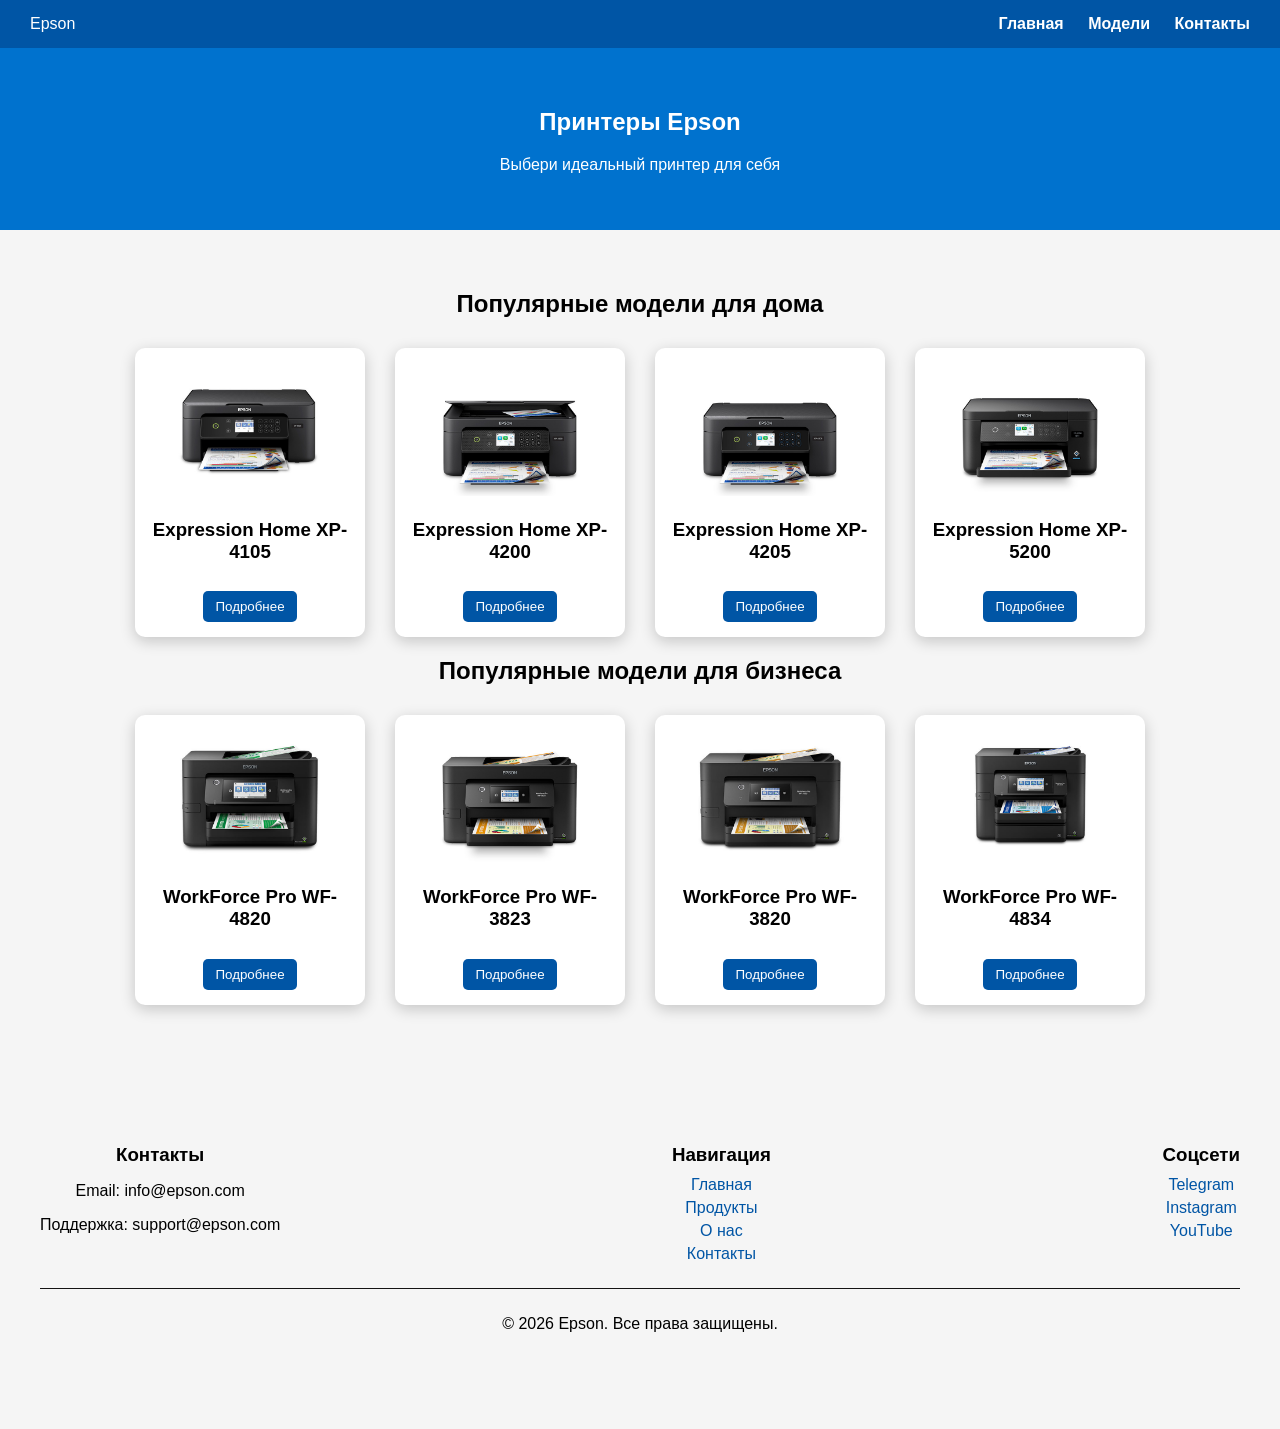
<file: index.html>
<!DOCTYPE html>
<html lang="ru">
<head>
    <meta charset="UTF-8">
    <meta http-equiv="refresh" content="0; url=HTML/main.html">
    <title>Redirect</title>
</head>
<body>
    Если не перекинуло автоматически — <a href="HTML/main.html">нажми сюда</a>
</body>
</html>
</file>
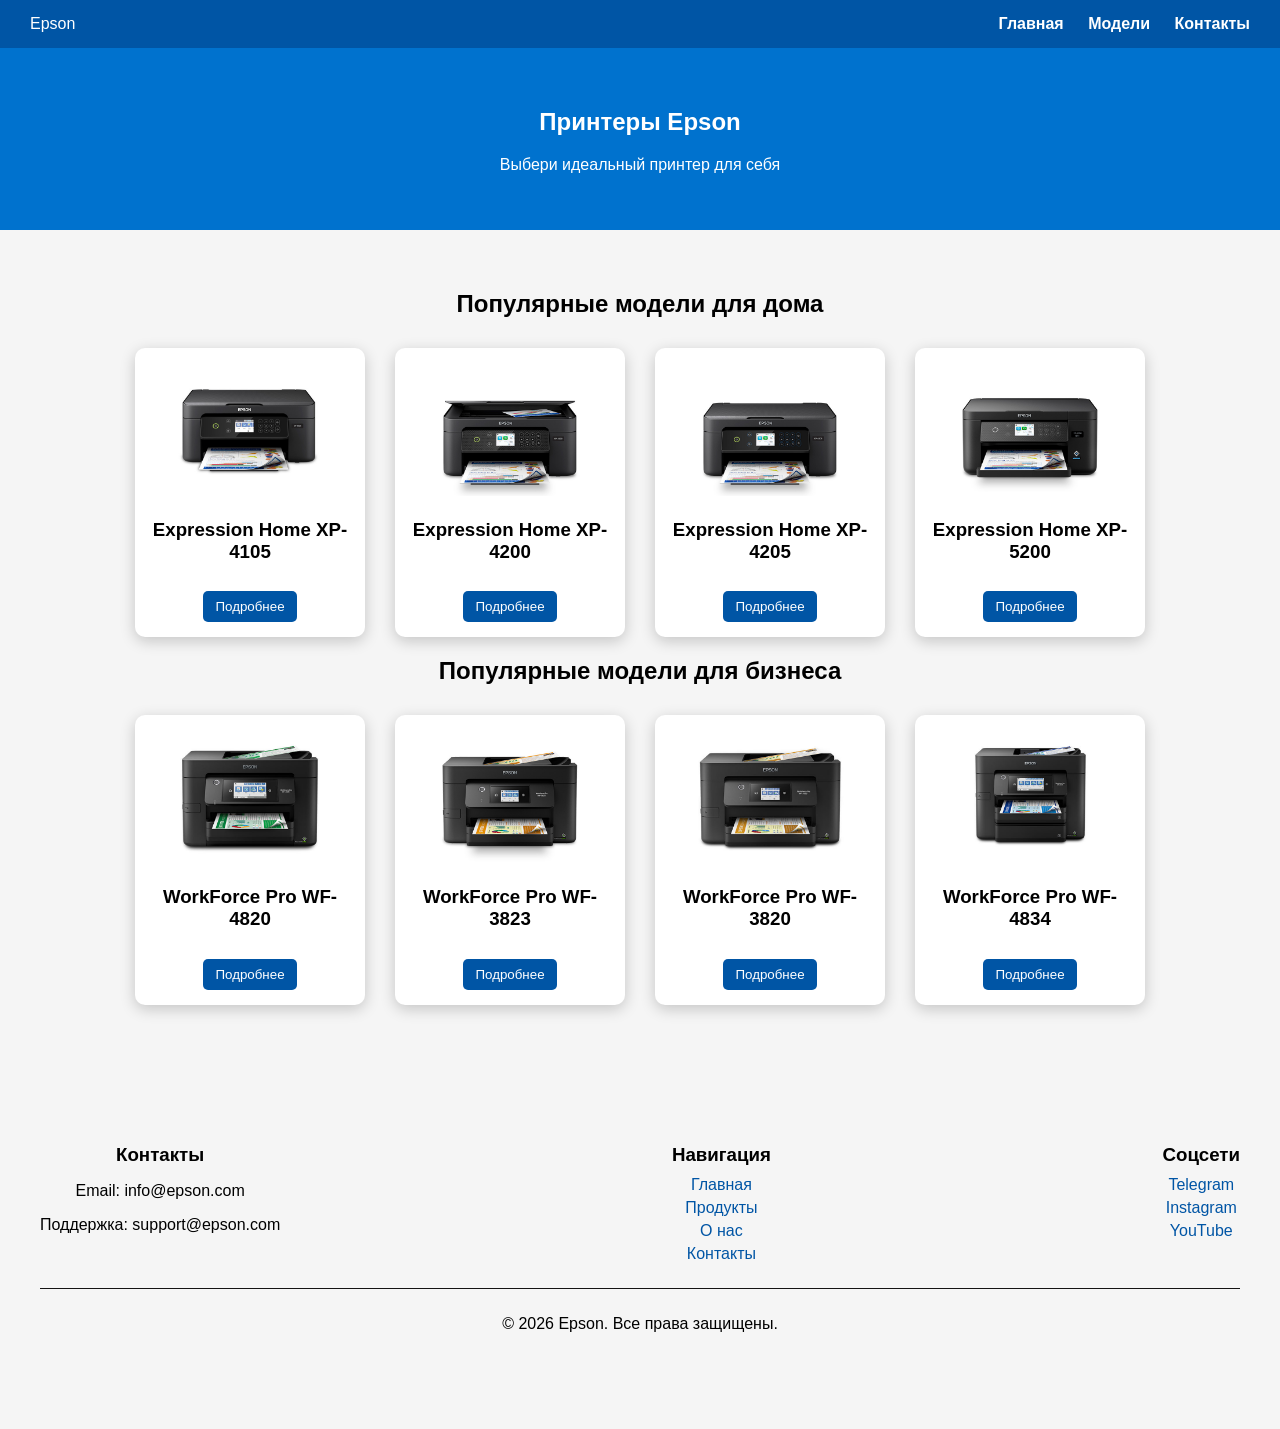
<file: HTML/index.html>
<!DOCTYPE html>
<html lang="ru">
<head>
<meta charset="UTF-8">
<meta name="viewport" content="width=device-width, initial-scale=1.0">
<title>Epson Принтеры</title>
<link rel="stylesheet" href="../style/style.css">
</head>
<body>
<header>
  <div class="logo">Epson</div>
  <nav>
    <a href="index.html">Главная</a>
    <a href="model.html">Модели</a>
    <a href="">Контакты</a>
  </nav>
</header>

<section class="section hero">
  <h1>Принтеры Epson</h1>
  <p>Выбери идеальный принтер для себя</p>
</section>

<section class="section models">
  <h2>Популярные модели для дома</h2>
  <div class="cards">
    <div class="card" data-model="XP-4105">
      <img src="../img/home/XP-4105/XP-4105.jpg" >
      <h3>Expression Home XP-4105</h3>
      <button class="btn-details">Подробнее</button>
    </div>
    <div class="card" data-model="XP-4200">
      <img src="../img/home/XP-4200/XP-4200.jpg" >
      <h3>Expression Home XP-4200</h3>
      <button class="btn-details">Подробнее</button>
    </div>
    <div class="card" data-model="XP-4205">
      <img src="../img/home/XP-4205/XP-4205.jpg" >
      <h3>Expression Home XP-4205</h3>
      <button class="btn-details">Подробнее</button>
    </div>
    <div class="card" data-model="XP-5200">
      <img src="../img/home/XP-5200/XP-5200.jpg" >
      <h3>Expression Home XP-5200</h3>
      <button class="btn-details">Подробнее</button>
    </div>
  </div>
  </div>

  <h2>Популярные модели для бизнеса</h2>
  <div class="cards">
    <div class="card" data-model="WF-4820">
      <img src="../img/pro/WF-4820/WF-4820.jpg" >
      <h3>WorkForce Pro WF-4820 </h3>
      <button class="btn-details">Подробнее</button>
    </div>
    <div class="card" data-model="WF-3823">
      <img src="../img/pro/WF-3823/WF-3823.jpg" >
      <h3>WorkForce Pro WF-3823</h3>
      <button class="btn-details">Подробнее</button>
    </div>
    <div class="card" data-model="WF-3820">
      <img src="../img/pro/WF-3820/WF-3820.jpg" >
      <h3>WorkForce Pro WF-3820 </h3>
      <button class="btn-details">Подробнее</button>
    </div>
    <div class="card" data-model="WF-4834">
      <img src="../img/pro/WF-4834/WF-4834.jpg" >
      <h3>WorkForce Pro WF-4834 </h3>
      <button class="btn-details">Подробнее</button>
    </div>
  </div>
  <section id="models" class="section models">
  </div>
</section>

<!-- Модальное окно -->
<div id="modal" class="modal">
  <div class="modal-content">
    <span class="close">&times;</span>
    <h3 id="modalTitle"></h3>
    <p id="modalDesc"></p>
    <a id="goToPage" href="#">Перейти на страницу принтера</a>
  </div>
</div>


<footer class="footer">
  <div class="footer-container">

    <div class="footer-column">
      <h3>Контакты</h3>
      <p>Email: info@epson.com</p>
      <p>Поддержка: support@epson.com</p>
    </div>

    <div class="footer-column">
      <h3>Навигация</h3>
      <a href="#home">Главная</a>
      <a href="#products">Продукты</a>
      <a href="#about">О нас</a>
      <a href="#contacts">Контакты</a>
    </div>

    <div class="footer-column">
      <h3>Соцсети</h3>
      <a href="#">Telegram</a>
      <a href="#">Instagram</a>
      <a href="#">YouTube</a>
    </div>

  </div>

  <div class="footer-bottom">
    <p>© 2026 Epson. Все права защищены.</p>
  </div>
</footer>



<script src="../JS/printers.js"></script>
<script src="../JS/script.js"></script>
</body>
</html>
</file>
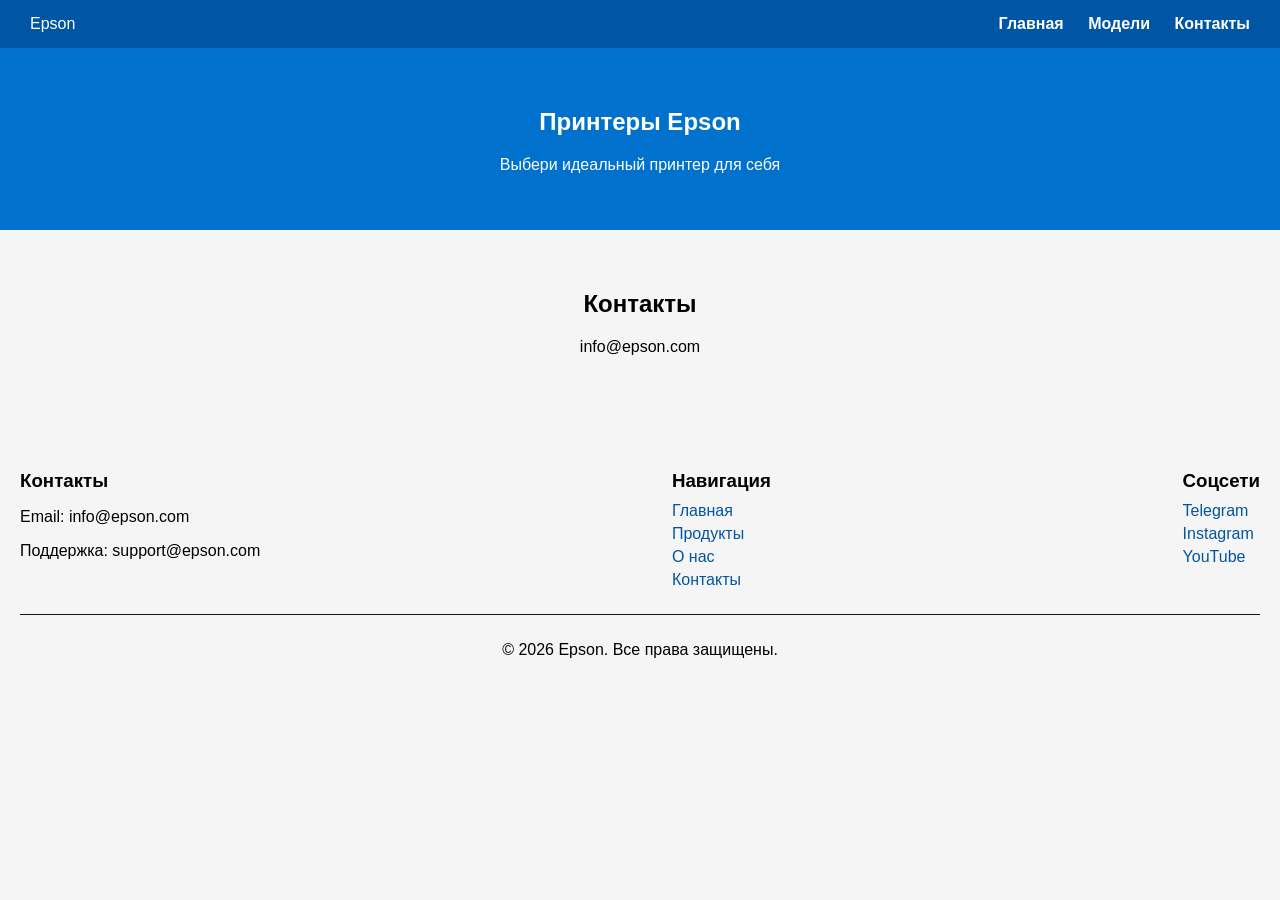
<file: HTML/compare.html>
<!DOCTYPE html>
<html lang="ru">
<head>
<meta charset="UTF-8">
<meta name="viewport" content="width=device-width, initial-scale=1.0">
<title>Epson Принтеры</title>
<link rel="stylesheet" href="../style/style.css">
</head>
<body>
<header>
  <div class="logo">Epson</div>
  <nav>
    <a href="main.html">Главная</a>
    <a href="model.html">Модели</a>
    <a href="">Контакты</a>
  </nav>
</header>

<section class="section hero">
  <h1>Принтеры Epson</h1>
  <p>Выбери идеальный принтер для себя</p>
</section>



<section  class="section contacts">
  <h2>Контакты</h2>
  <p>info@epson.com</p>
</section>
<footer class="footer">
  <div class="footer-container">

    <div class="footer-column">
      <h3>Контакты</h3>
      <p>Email: info@epson.com</p>
      <p>Поддержка: support@epson.com</p>
    </div>

    <div class="footer-column">
      <h3>Навигация</h3>
      <a href="#home">Главная</a>
      <a href="#products">Продукты</a>
      <a href="#about">О нас</a>
      <a href="#contacts">Контакты</a>
    </div>

    <div class="footer-column">
      <h3>Соцсети</h3>
      <a href="#">Telegram</a>
      <a href="#">Instagram</a>
      <a href="#">YouTube</a>
    </div>

  </div>

  <div class="footer-bottom">
    <p>© 2026 Epson. Все права защищены.</p>
  </div>
</footer>


<script src="../JS/printers.js"></script>
<script src="../JS/script.js"></script>
</body>
</html>
</file>
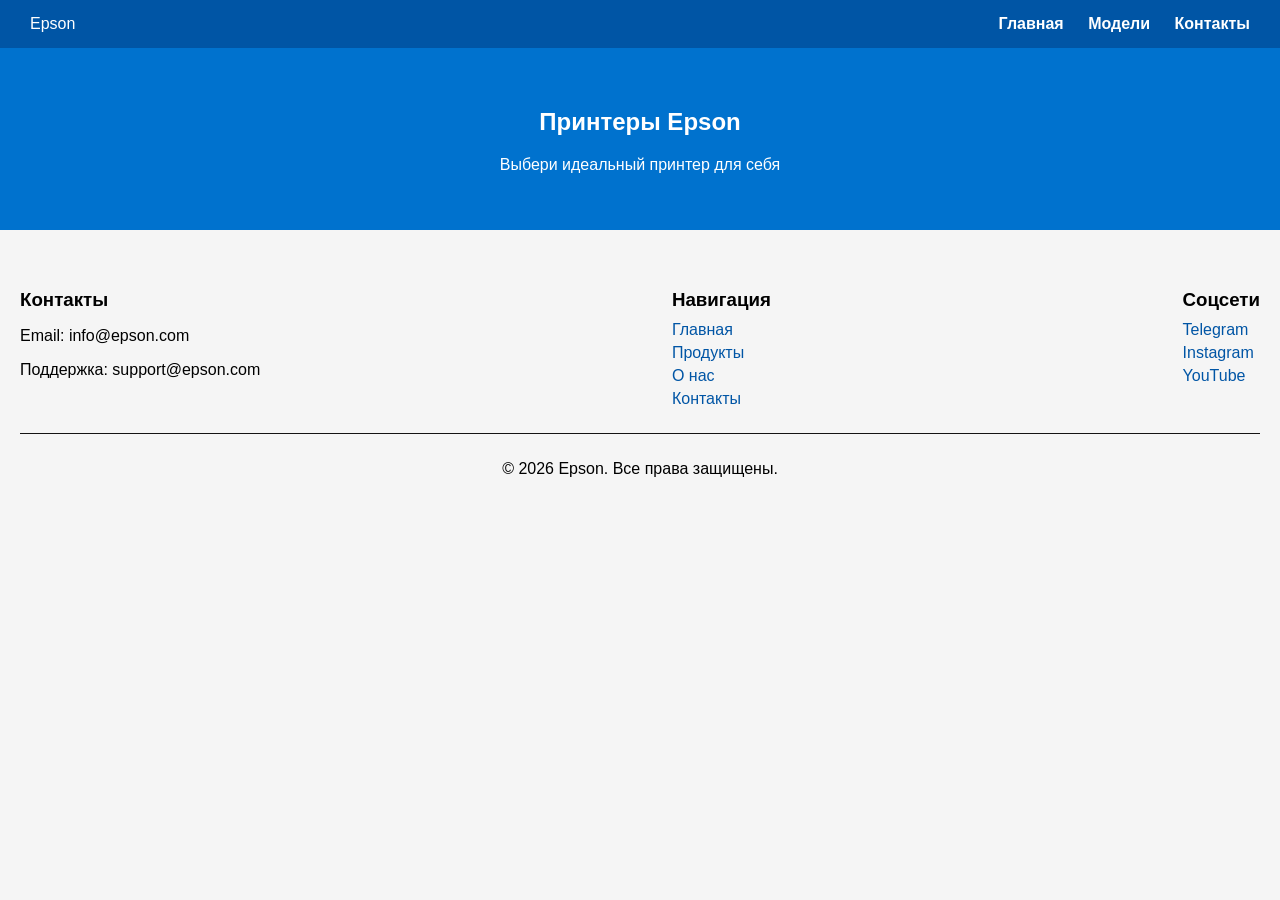
<file: HTML/contacts.html>
<!DOCTYPE html>
<html lang="ru">
<head>
<meta charset="UTF-8">
<meta name="viewport" content="width=device-width, initial-scale=1.0">
<title>Epson Принтеры</title>
<link rel="stylesheet" href="../style/style.css">
</head>
<body>
<header>
  <div class="logo">Epson</div>
  <nav>
    <a href="main.html">Главная</a>
    <a href="model.html">Модели</a>
    <a href="">Контакты</a>
  </nav>
</header>

<section class="section hero">
  <h1>Принтеры Epson</h1>
  <p>Выбери идеальный принтер для себя</p>
</section>



<footer class="footer">
  <div class="footer-container">

    <div class="footer-column">
      <h3>Контакты</h3>
      <p>Email: info@epson.com</p>
      <p>Поддержка: support@epson.com</p>
    </div>

    <div class="footer-column">
      <h3>Навигация</h3>
      <a href="#home">Главная</a>
      <a href="#products">Продукты</a>
      <a href="#about">О нас</a>
      <a href="#contacts">Контакты</a>
    </div>

    <div class="footer-column">
      <h3>Соцсети</h3>
      <a href="#">Telegram</a>
      <a href="#">Instagram</a>
      <a href="#">YouTube</a>
    </div>

  </div>

  <div class="footer-bottom">
    <p>© 2026 Epson. Все права защищены.</p>
  </div>
</footer>

<script src="../JS/printers.js"></script>
<script src="../JS/script.js"></script>
</body>
</html>
</file>
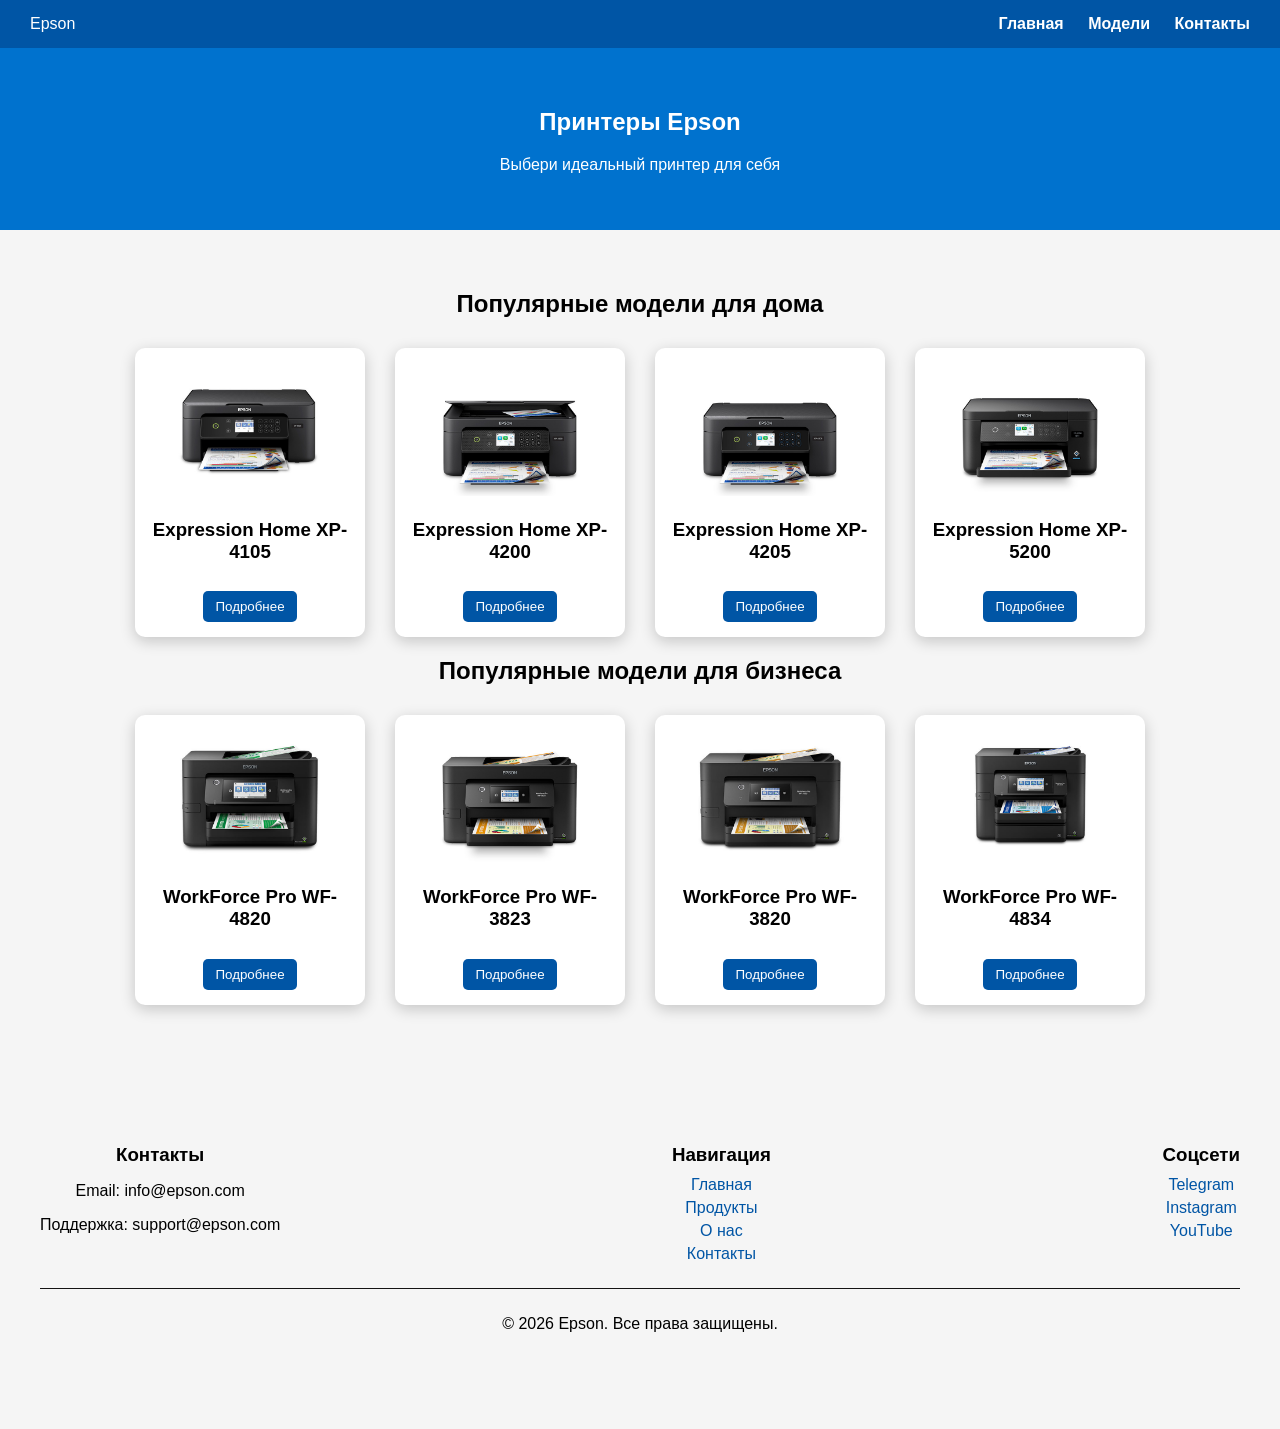
<file: HTML/main.html>
<!DOCTYPE html>
<html lang="ru">
<head>
<meta charset="UTF-8">
<meta name="viewport" content="width=device-width, initial-scale=1.0">
<title>Epson Принтеры</title>
<link rel="stylesheet" href="../style/style.css">
</head>
<body>
<header>
  <div class="logo">Epson</div>
  <nav>
    <a href="main.html">Главная</a>
    <a href="model.html">Модели</a>
    <a href="">Контакты</a>
  </nav>
</header>

<section class="section hero">
  <h1>Принтеры Epson</h1>
  <p>Выбери идеальный принтер для себя</p>
</section>

<section class="section models">
  <h2>Популярные модели для дома</h2>
  <div class="cards">
    <div class="card" data-model="XP-4105">
      <img src="../img/home/XP-4105/XP-4105.jpg" >
      <h3>Expression Home XP-4105</h3>
      <button class="btn-details">Подробнее</button>
    </div>
    <div class="card" data-model="XP-4200">
      <img src="../img/home/XP-4200/XP-4200.jpg" >
      <h3>Expression Home XP-4200</h3>
      <button class="btn-details">Подробнее</button>
    </div>
    <div class="card" data-model="XP-4205">
      <img src="../img/home/XP-4205/XP-4205.jpg" >
      <h3>Expression Home XP-4205</h3>
      <button class="btn-details">Подробнее</button>
    </div>
    <div class="card" data-model="XP-5200">
      <img src="../img/home/XP-5200/XP-5200.jpg" >
      <h3>Expression Home XP-5200</h3>
      <button class="btn-details">Подробнее</button>
    </div>
  </div>
  </div>

  <h2>Популярные модели для бизнеса</h2>
  <div class="cards">
    <div class="card" data-model="WF-4820">
      <img src="../img/pro/WF-4820/WF-4820.jpg" >
      <h3>WorkForce Pro WF-4820 </h3>
      <button class="btn-details">Подробнее</button>
    </div>
    <div class="card" data-model="WF-3823">
      <img src="../img/pro/WF-3823/WF-3823.jpg" >
      <h3>WorkForce Pro WF-3823</h3>
      <button class="btn-details">Подробнее</button>
    </div>
    <div class="card" data-model="WF-3820">
      <img src="../img/pro/WF-3820/WF-3820.jpg" >
      <h3>WorkForce Pro WF-3820 </h3>
      <button class="btn-details">Подробнее</button>
    </div>
    <div class="card" data-model="WF-4834">
      <img src="../img/pro/WF-4834/WF-4834.jpg" >
      <h3>WorkForce Pro WF-4834 </h3>
      <button class="btn-details">Подробнее</button>
    </div>
  </div>
  <section id="models" class="section models">
  </div>
</section>

<!-- Модальное окно -->
<div id="modal" class="modal">
  <div class="modal-content">
    <span class="close">&times;</span>
    <h3 id="modalTitle"></h3>
    <p id="modalDesc"></p>
    <a id="goToPage" href="#">Перейти на страницу принтера</a>
  </div>
</div>


<footer class="footer">
  <div class="footer-container">

    <div class="footer-column">
      <h3>Контакты</h3>
      <p>Email: info@epson.com</p>
      <p>Поддержка: support@epson.com</p>
    </div>

    <div class="footer-column">
      <h3>Навигация</h3>
      <a href="#home">Главная</a>
      <a href="#products">Продукты</a>
      <a href="#about">О нас</a>
      <a href="#contacts">Контакты</a>
    </div>

    <div class="footer-column">
      <h3>Соцсети</h3>
      <a href="#">Telegram</a>
      <a href="#">Instagram</a>
      <a href="#">YouTube</a>
    </div>

  </div>

  <div class="footer-bottom">
    <p>© 2026 Epson. Все права защищены.</p>
  </div>
</footer>



<script src="../JS/printers.js"></script>
<script src="../JS/script.js"></script>
</body>
</html>
</file>
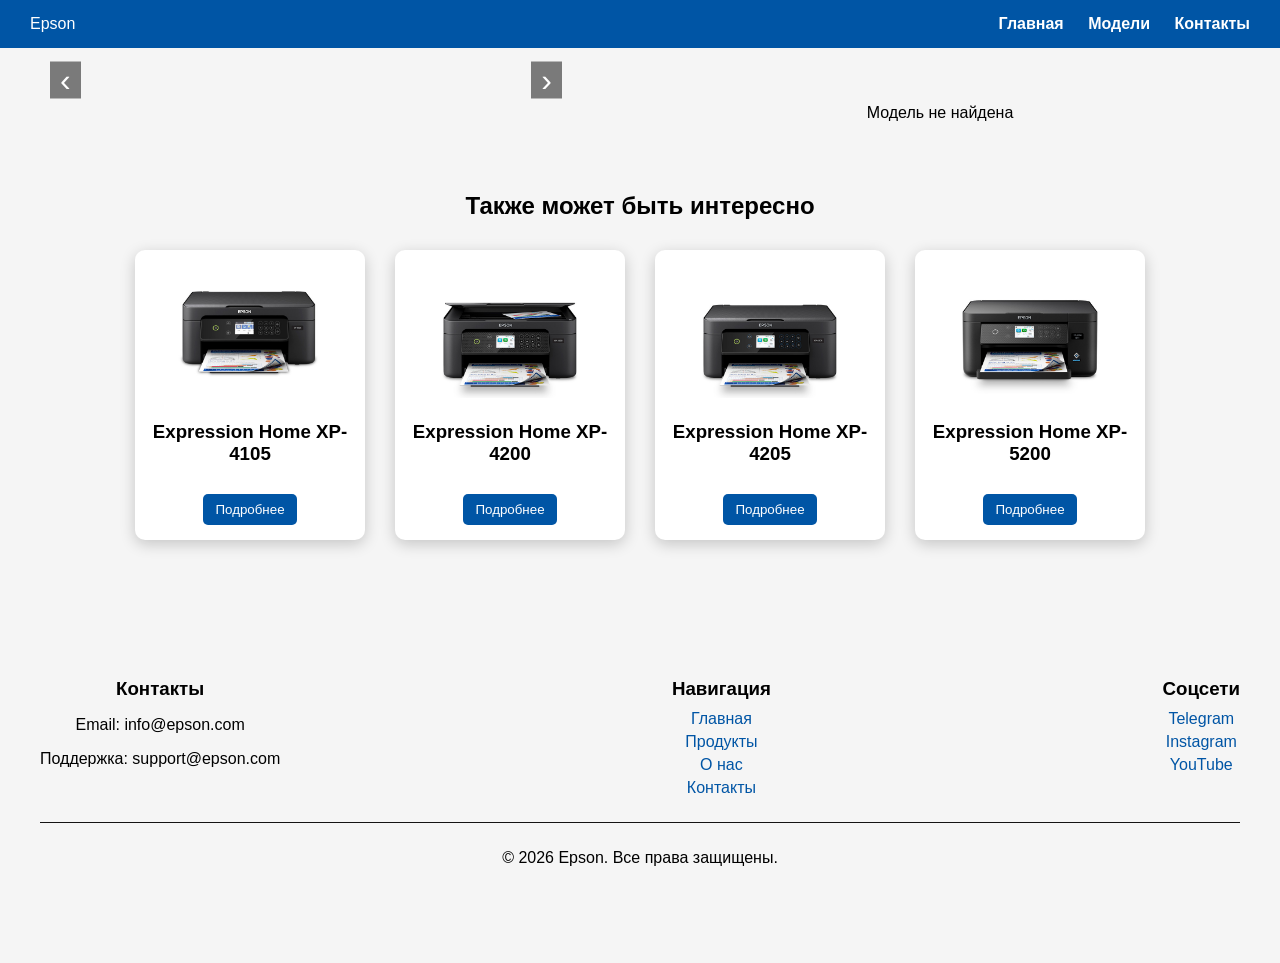
<file: HTML/printer.html>
<!DOCTYPE html>
<html lang="ru">
<head>
<meta charset="UTF-8">
<meta name="viewport" content="width=device-width, initial-scale=1.0">
<title>Epson Принтер</title>
<link rel="stylesheet" href="../style/style.css">
</head>
<body>

<header>
  <div class="logo">Epson</div>
  <nav>
    <a href="main.html">Главная</a>
    <a href="model.html">Модели</a>
    <a href="">Контакты</a>
  </nav>
</header>

<section id="printer-details" class="section printer">
  <h1 id="modelName"></h1>

  <p><strong>Тип:</strong> <span id="modelType"></span></p>
  <p><strong>Скорость:</strong> <span id="modelSpeed"></span></p>
  <p><strong>Разрешение:</strong> <span id="modelResolution"></span></p>
  <p><strong>Интерфейсы:</strong> <span id="modelInterfaces"></span></p>
  <p><strong>Дополнительно:</strong> <span id="modelExtra"></span></p>
  <p id="modelDescription"></p>
</section>

<section id="printerGallery" class="gallery">
  <div id="carousel" class="carousel">
  </div>
  <button id="prev" class="carousel-btn">‹</button>
  <button id="next" class="carousel-btn">›</button>
</section>


<!--почему-то не работает модальное окно , надо потом разобраться -->

<section class="section models">
  <h2>Также может быть интересно</h2>
  <div class="cards">
    <div class="card" data-model="XP-4105">
      <img src="../img/home/XP-4105/XP-4105.jpg" >
      <h3>Expression Home XP-4105</h3>
      <button class="btn-details">Подробнее</button>
    </div>
    <div class="card" data-model="XP-4200">
      <img src="../img/home/XP-4200/XP-4200.jpg" >
      <h3>Expression Home XP-4200</h3>
      <button class="btn-details">Подробнее</button>
    </div>
    <div class="card" data-model="XP-4205">
      <img src="../img/home/XP-4205/XP-4205.jpg" >
      <h3>Expression Home XP-4205</h3>
      <button class="btn-details">Подробнее</button>
    </div>
    <div class="card" data-model="XP-5200">
      <img src="../img/home/XP-5200/XP-5200.jpg" >
      <h3>Expression Home XP-5200</h3>
      <button class="btn-details">Подробнее</button>
    </div>
  </div>
  <section class="section models">
  </div>
</section>

<footer class="footer">
  <div class="footer-container">

    <div class="footer-column">
      <h3>Контакты</h3>
      <p>Email: info@epson.com</p>
      <p>Поддержка: support@epson.com</p>
    </div>

    <div class="footer-column">
      <h3>Навигация</h3>
      <a href="#home">Главная</a>
      <a href="#products">Продукты</a>
      <a href="#about">О нас</a>
      <a href="#contacts">Контакты</a>
    </div>

    <div class="footer-column">
      <h3>Соцсети</h3>
      <a href="#">Telegram</a>
      <a href="#">Instagram</a>
      <a href="#">YouTube</a>
    </div>

  </div>

  <div class="footer-bottom">
    <p>© 2026 Epson. Все права защищены.</p>
  </div>
</footer>



<script src="../JS/printers.js"></script>
<script src="../JS/script.js"></script>
<script src="../JS/printer.js"></script>
</body>
</html>
</file>
<file: style/style.css>
body, html {
  margin: 0;
  font-family: Arial, sans-serif;
  background: #f5f5f5;
  scroll-behavior: smooth;
}

header {
  display: flex;
  justify-content: space-between;
  padding: 15px 30px;
  background: #0055a5;
  color: #fff;
  position: sticky;
  top: 0;
  z-index: 1000;
}
#printer-details {
  float: right;
  width: 50%;
  flex: 1 1 400px;
  max-width: 50%;
  text-align: center;
}

header nav a {
  color: #fff;
  margin-left: 20px;
  text-decoration: none;
  font-weight: bold;
}

.section {
  padding: 40px 20px;
  text-align: center;
}

.hero {
  background: #0072ce;
  color: #fff;
}

.cards {
  display: flex;
  justify-content: center;
  flex-wrap: wrap;
  gap: 30px;
  margin-top: 30px;
}

.card {
  background: #fff;
  border-radius: 10px;
  padding: 15px;
  width: 200px;
  box-shadow: 0 4px 15px rgba(0,0,0,0.2);
  transition: transform 0.3s, box-shadow 0.3s;
  cursor: grab;
}

.card:hover {
  transform: scale(1.05);
  box-shadow: 0 8px 25px rgba(0,0,0,0.3);
}

.card img {
  width: 100%;
  border-radius: 10px;
}

.btn-details {
  margin-top: 10px;
  padding: 8px 12px;
  background: #0055a5;
  color: #fff;
  border: none;
  border-radius: 5px;
  cursor: pointer;
}

.btn-details:hover {
  background: #003f7f;
}

.w{
  align-items: center;
}

/* Модальное окно */
.modal {
  display: none;
  position: fixed; 
  top:0;
  left:0;
  width:100%;
  height:100%;
  background: rgba(0,0,0,0.7);
  justify-content: center;
  align-items: center;
}

.modal-content {
  background: #fff;
  padding: 30px;
  border-radius: 10px;
  width: 450px;
  text-align: center;
  position: relative;
}

.close {
  position: absolute;
  top: 10px;
  right: 15px;
  cursor: pointer;
  font-size: 20px;
}

.gallery {
  padding-top: 5%;
  padding-left: 50px;
  position: sticky;
  width: 40%;
  margin-bottom: 20px ;
  overflow: hidden;
}

.carousel {
  display: flex;
  transition: transform 0.3s ease;
}

.carousel img {
  width: 100%;
  flex-shrink: 0;
}


.carousel-btn {
  position: absolute;
  top: 50%;
  transform: translateY(-50%);
  background: rgba(0,0,0,0.5);
  color: white;
  border: none;
  font-size: 2rem;
  cursor: pointer;
  padding: 0 10px;
}

#prev { left: 50px; }
#next { right: 0; }


@media (max-width: 768px) {  

  .printer-container {
    flex-direction: column;
    align-items: center;
    padding: 15px;
  }
  #printer-details {
    width: 90%;
    max-width: 90%;
    text-align: center;
    margin: 0;
    float:right ;
  }
  .gallery {
    width: 100%;
    max-width: 100%;
    padding: 0;
    margin: 0px ;
  }
  .modal-content {
    width: 90%;
  }
  .card {
    width: 90%;
    max-width: 300px;
  }
  header {
    flex-direction: column;
    align-items: center;
    text-align: center;
  }
  header nav {
    margin-top: 10px;
  }
  #prev { left: 0; }

}



.footer {
  padding: 40px 20px;
}

.footer-container {
  display: flex;
  justify-content: space-between;
  gap: 40px;
  flex-wrap: wrap;
}

.footer-column h3 {
  margin-bottom: 10px;
}

.footer-column a {
  display: block;
  color: #0055a5;
  text-decoration: none;
  margin: 5px 0;
}


.footer-bottom {
  margin-top: 20px;
  border-top: 1px solid #141313;
  padding-top: 10px;
  text-align: center;
}
</file>
